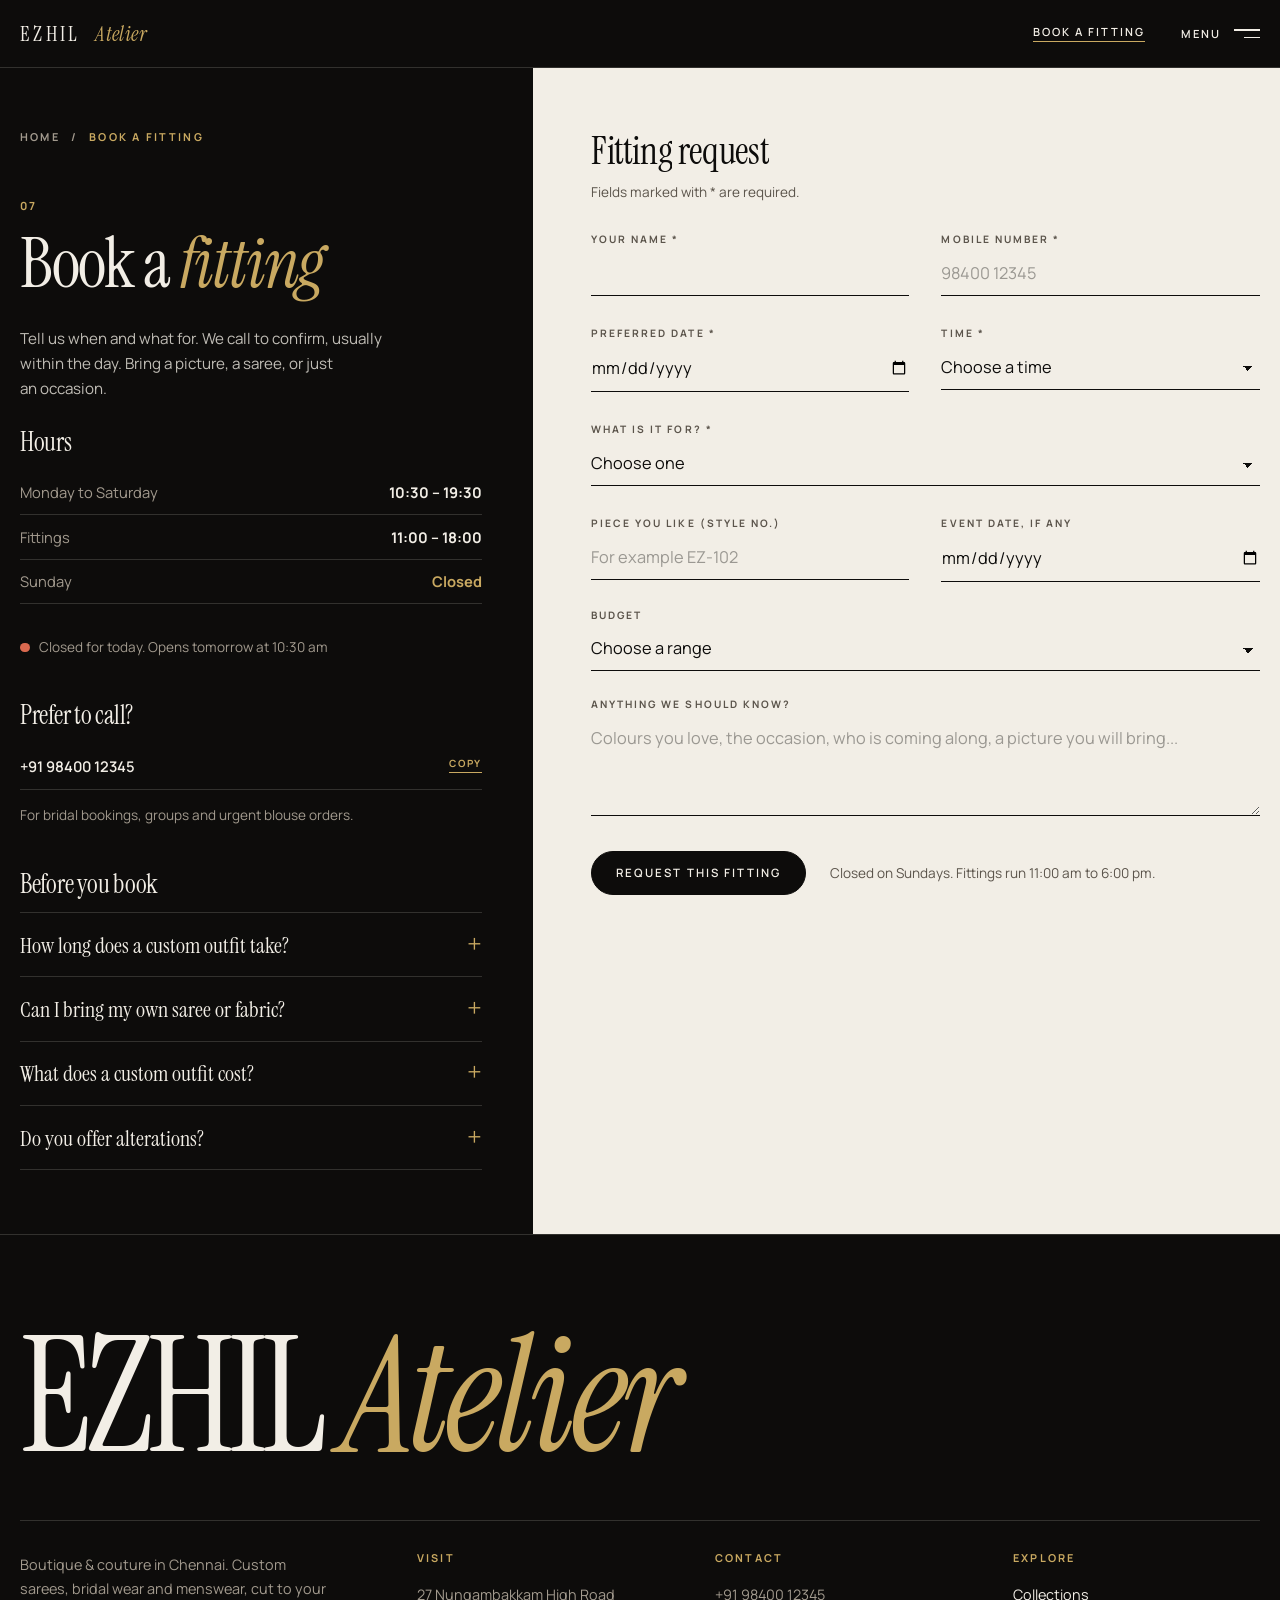
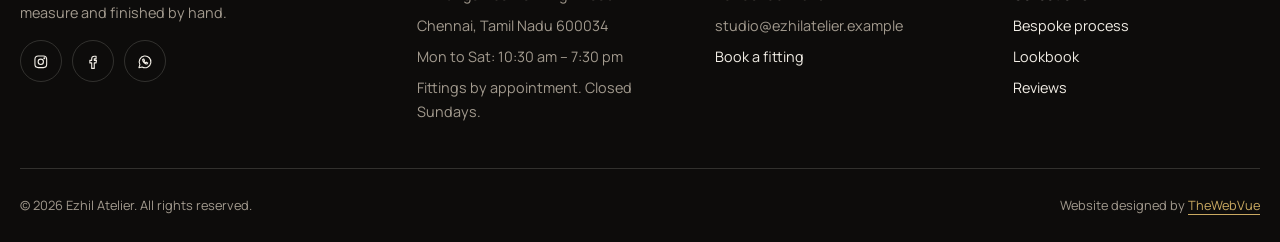
<file: appointment.html>
<!doctype html>
<html lang="en">
<head>
<meta charset="utf-8">
<meta name="viewport" content="width=device-width, initial-scale=1">
<meta name="claude:viewport-fit-sides" content="cover">
<title>Book a Fitting | Ezhil Atelier</title>
<meta name="description" content="Book a fitting or consultation at Ezhil Atelier in Chennai. Monday to Saturday, by appointment.">
<meta name="theme-color" content="#0D0C0B">
<link rel="preconnect" href="https://fonts.googleapis.com"><link rel="preconnect" href="https://fonts.gstatic.com" crossorigin><link rel="stylesheet" href="https://fonts.googleapis.com/css2?family=Instrument+Serif:ital@0;1&family=Manrope:wght@400;500;600;700&display=swap">
<link rel="stylesheet" href="style.css">
<script>document.documentElement.className+=" js"</script>
</head>
<body>
<a class="skip" href="#main">Skip to content</a>
<div class="progress" aria-hidden="true"></div>
<svg width="0" height="0" style="position:absolute" aria-hidden="true" focusable="false"><defs>
<symbol id="i-arrow" viewBox="0 0 24 24"><path d="M5 12h14M13 6l6 6-6 6"/></symbol>
<symbol id="i-pin" viewBox="0 0 24 24"><path d="M12 21s-7-6.1-7-11.5A7 7 0 0 1 19 9.5C19 14.9 12 21 12 21Z"/><circle cx="12" cy="9.5" r="2.5"/></symbol>
<symbol id="i-clock" viewBox="0 0 24 24"><circle cx="12" cy="12" r="9"/><path d="M12 7v5l3.5 2"/></symbol>
<symbol id="i-phone" viewBox="0 0 24 24"><path d="M5 4h4l2 5-2.5 1.5a11 11 0 0 0 5 5L15 13l5 2v4a2 2 0 0 1-2 2A16 16 0 0 1 3 6a2 2 0 0 1 2-2Z"/></symbol>
<symbol id="i-star" viewBox="0 0 24 24"><path d="m12 3 2.7 5.6 6.1.9-4.4 4.3 1 6.1L12 17l-5.4 2.9 1-6.1L3.2 9.5l6.1-.9Z"/></symbol>
<symbol id="i-close" viewBox="0 0 24 24"><path d="M6 6l12 12M18 6 6 18"/></symbol>
<symbol id="i-left" viewBox="0 0 24 24"><path d="m15 5-7 7 7 7"/></symbol>
<symbol id="i-right" viewBox="0 0 24 24"><path d="m9 5 7 7-7 7"/></symbol>
<symbol id="i-menu" viewBox="0 0 24 24"><path d="M4 7h16M4 12h16M4 17h16"/></symbol>
<symbol id="i-insta" viewBox="0 0 24 24"><rect x="4" y="4" width="16" height="16" rx="4.5"/><circle cx="12" cy="12" r="3.6"/><circle cx="16.8" cy="7.2" r=".6" fill="currentColor"/></symbol>
<symbol id="i-fb" viewBox="0 0 24 24"><path d="M14 8h2.5V4.5H14A3.5 3.5 0 0 0 10.5 8v2H8v3.5h2.5V21H14v-7.5h2.5L17 10h-3V8.4c0-.3.2-.4.5-.4Z"/></symbol>
<symbol id="i-wa" viewBox="0 0 24 24"><path d="M4 20l1.3-4.2A8 8 0 1 1 8.4 19Z"/><path d="M9 9c0 3 3 6 6 6l1-1.5-2-1-1 .7c-.8-.4-1.7-1.3-2.1-2.1l.7-1-1-2Z"/></symbol>
</defs></svg>
<header class="site-header" data-open="false" data-stuck="false" data-solid="true">
  <div class="wrap bar">
    <a class="brand" href="index.html" aria-label="Ezhil Atelier, home"><b>Ezhil <i>Atelier</i></b></a>
    <div class="hdr-right">
      <a class="hdr-book" href="appointment.html">Book a fitting</a>
      <button class="nav-toggle" type="button" aria-expanded="false" aria-controls="site-nav"><span>Menu</span><span class="bars" aria-hidden="true"><i></i><i></i></span></button>
    </div>
  </div>
  <nav class="nav-links" id="site-nav" aria-label="Main">
    <div class="nav-inner">
      <div class="nav-list"><a class="nl" style="--i:0" href="index.html">Home</a><a class="nl" style="--i:1" href="collections.html">Collections</a><a class="nl" style="--i:2" href="bespoke.html">Bespoke</a><a class="nl" style="--i:3" href="about.html">The studio</a><a class="nl" style="--i:4" href="lookbook.html">Lookbook</a><a class="nl" style="--i:5" href="reviews.html">Reviews</a><a class="nl" style="--i:6" href="appointment.html" aria-current="page">Book a fitting</a></div>
      <div class="nav-side">
        <div><h3>Visit</h3><p>27 Nungambakkam High Road<br>Chennai, Tamil Nadu 600034</p></div>
        <div><h3>Hours</h3><p>Mon to Sat, 10:30 am – 7:30 pm<br>Closed on Sundays</p></div>
        <div><h3>Contact</h3><p>+91 98400 12345<br><a href="appointment.html">studio@ezhilatelier.example</a></p></div>
      </div>
    </div>
  </nav>
</header>
<main id="main">

<section class="book" id="book">
  <div class="book-info sec-dark">
    <div><nav class="crumbs" aria-label="Breadcrumb"><a href="index.html">Home</a><span aria-hidden="true">/</span><span aria-current="page">Book a fitting</span></nav>
    <span class="kicker"><b>07</b></span>
    <h1>Book a <em>fitting</em></h1></div>
    <p class="lede">Tell us when and what for. We call to confirm, usually within the day. Bring a picture, a saree, or just an occasion.</p>
    <div class="side-block"><h3>Hours</h3>
      <ul class="hours"><li><span>Monday to Saturday</span><b>10:30 – 19:30</b></li><li><span>Fittings</span><b>11:00 – 18:00</b></li><li class="closed"><span>Sunday</span><b>Closed</b></li></ul>
      <p class="open-chip" data-open-now data-state="unknown"><span class="dot" aria-hidden="true"></span><span class="txt"></span></p></div>
    <div class="side-block"><h3>Prefer to call?</h3>
      <div class="copy-row"><b class="sel">+91 98400 12345</b><button type="button" class="copy-btn" data-copy="+91 98400 12345">Copy</button></div>
      <p class="fine">For bridal bookings, groups and urgent blouse orders.</p></div>
    <div class="side-block"><h3>Before you book</h3><div class="faq" data-stagger><details><summary>How long does a custom outfit take?</summary><p>Blouses take 2 to 3 weeks. Kurta sets 2 to 3 weeks. Sarees with stitched blouses 3 to 5 weeks. Bridal lehengas and sherwanis 6 to 8 weeks. We confirm a date before you pay.</p></details><details><summary>Can I bring my own saree or fabric?</summary><p>Yes. We stitch blouses, lehengas and kurtas from your fabric, and we will tell you if it needs lining or a different cut.</p></details><details><summary>What does a custom outfit cost?</summary><p>Prices on the collection pages are starting prices. Final quotes depend on fabric, embroidery and lining. You get a written quote after the design step.</p></details><details><summary>Do you offer alterations?</summary><p>Free for 30 days on anything we made. After that we charge a small fee. We also alter outfits made elsewhere.</p></details></div></div>
  </div>
  <div class="book-form sec-light">
    <div class="form-card" id="res-card">
      <form id="res-form" novalidate>
        <h2 data-words>Fitting request</h2>
        <p class="fine" style="margin-top:.6rem">Fields marked with * are required.</p>
        <div class="form-grid">
          <div class="field"><label for="r-name">Your name *</label><input id="r-name" name="name" autocomplete="name" required><div class="err" role="alert"></div></div>
          <div class="field"><label for="r-phone">Mobile number *</label><input id="r-phone" name="phone" type="tel" inputmode="tel" autocomplete="tel" placeholder="98400 12345" required><div class="err" role="alert"></div></div>
          <div class="field"><label for="r-date">Preferred date *</label><input id="r-date" name="date" type="date" required><div class="err" role="alert"></div></div>
          <div class="field"><label for="r-time">Time *</label><select id="r-time" name="time" required><option value="">Choose a time</option></select><div class="err" role="alert"></div></div>
          <div class="field full"><label for="r-service">What is it for? *</label><select id="r-service" name="service"><option value="">Choose one</option><option>Bridal consultation</option><option>Saree and blouse stitching</option><option>Custom outfit (kurta, lehenga, gown)</option><option>Menswear and sherwani</option><option>Kids' wear</option><option>Alterations</option><option>I am bringing my own fabric</option></select><div class="err" role="alert"></div></div>
          <div class="field"><label for="r-style">Piece you like (style no.)</label><input id="r-style" name="style" placeholder="For example EZ-102"></div>
          <div class="field"><label for="r-event">Event date, if any</label><input id="r-event" name="event" type="date"></div>
          <div class="field full"><label for="r-budget">Budget</label><select id="r-budget" name="budget"><option value="">Choose a range</option><option>Under ₹10,000</option><option>₹10,000 to ₹30,000</option><option>₹30,000 to ₹75,000</option><option>Above ₹75,000</option><option>Not sure yet</option></select></div>
          <div class="field full"><label for="r-notes">Anything we should know?</label><textarea id="r-notes" name="notes" placeholder="Colours you love, the occasion, who is coming along, a picture you will bring..."></textarea></div>
        </div>
        <div class="form-actions">
          <button class="btn btn-fill" type="submit">Request this fitting</button>
          <span class="fine">Closed on Sundays. Fittings run 11:00 am to 6:00 pm.</span>
        </div>
        <p id="res-fail" role="alert" hidden style="color:#B3261E;font-weight:600;margin-top:1rem">We could not send your request. Please try again or call +91 98400 12345.</p>
      </form>
      <div class="success" id="res-success" hidden>
        <span class="kicker"><b>Received</b></span>
        <h2 data-words>Thank you, <em id="s-name"></em>.</h2>
        <p>We will call you to confirm the slot. Please keep this reference handy.</p>
        <div class="ticket">
          <div><span>Reference</span><b id="s-ref"></b></div>
          <div><span>Date</span><b id="s-date"></b></div>
          <div><span>Time</span><b id="s-time"></b></div>
          <div><span>For</span><b id="s-service"></b></div>
          <div id="s-style-row"><span>Piece</span><b id="s-style"></b></div>
        </div>
        <p class="note" id="s-demo" hidden>Preview mode: this form is not connected to an inbox yet, so nothing was sent. Add your form service address in main.js (CONFIG.endpoint) to start receiving requests.</p>
        <div style="margin-top:1.4rem"><button class="btn btn-ghost" type="button" id="res-again">Make another request</button></div>
      </div>
    </div>
  </div>
</section>
</main>
<footer class="site-footer">
  <div class="wrap">
    <a class="foot-mark" data-reveal href="index.html" aria-label="Ezhil Atelier, home">Ezhil <i>Atelier</i></a>
    <div class="foot-grid">
      <div>
        <p class="about">Boutique & couture in Chennai. Custom sarees, bridal wear and menswear, cut to your measure and finished by hand.</p>
        <div class="social">
          <a href="https://www.instagram.com/" target="_blank" rel="noopener noreferrer" aria-label="Instagram"><svg class="icon " aria-hidden="true"><use href="#i-insta"/></svg></a>
          <a href="https://www.facebook.com/" target="_blank" rel="noopener noreferrer" aria-label="Facebook"><svg class="icon " aria-hidden="true"><use href="#i-fb"/></svg></a>
          <a href="https://www.whatsapp.com/" target="_blank" rel="noopener noreferrer" aria-label="WhatsApp"><svg class="icon " aria-hidden="true"><use href="#i-wa"/></svg></a>
        </div>
      </div>
      <div><h3>Visit</h3><ul><li>27 Nungambakkam High Road</li><li>Chennai, Tamil Nadu 600034</li><li>Mon to Sat: 10:30 am – 7:30 pm</li><li>Fittings by appointment. Closed Sundays.</li></ul></div>
      <div><h3>Contact</h3><ul><li>+91 98400 12345</li><li>studio@ezhilatelier.example</li><li><a href="appointment.html">Book a fitting</a></li></ul></div>
      <div><h3>Explore</h3><ul><li><a href="collections.html">Collections</a></li><li><a href="bespoke.html">Bespoke process</a></li><li><a href="lookbook.html">Lookbook</a></li><li><a href="reviews.html">Reviews</a></li></ul></div>
    </div>
    <div class="foot-bottom">
      <span>&copy; <span data-year>2026</span> Ezhil Atelier. All rights reserved.</span>
      <!-- Designer credit: change the link to the TheWebVue website address if you prefer -->
      <p class="credit">Website designed by <a href="https://www.instagram.com/thewebvue" target="_blank" rel="noopener noreferrer">TheWebVue</a></p>
    </div>
  </div>
</footer>
<script src="main.js"></script>
</body>
</html>
</file>
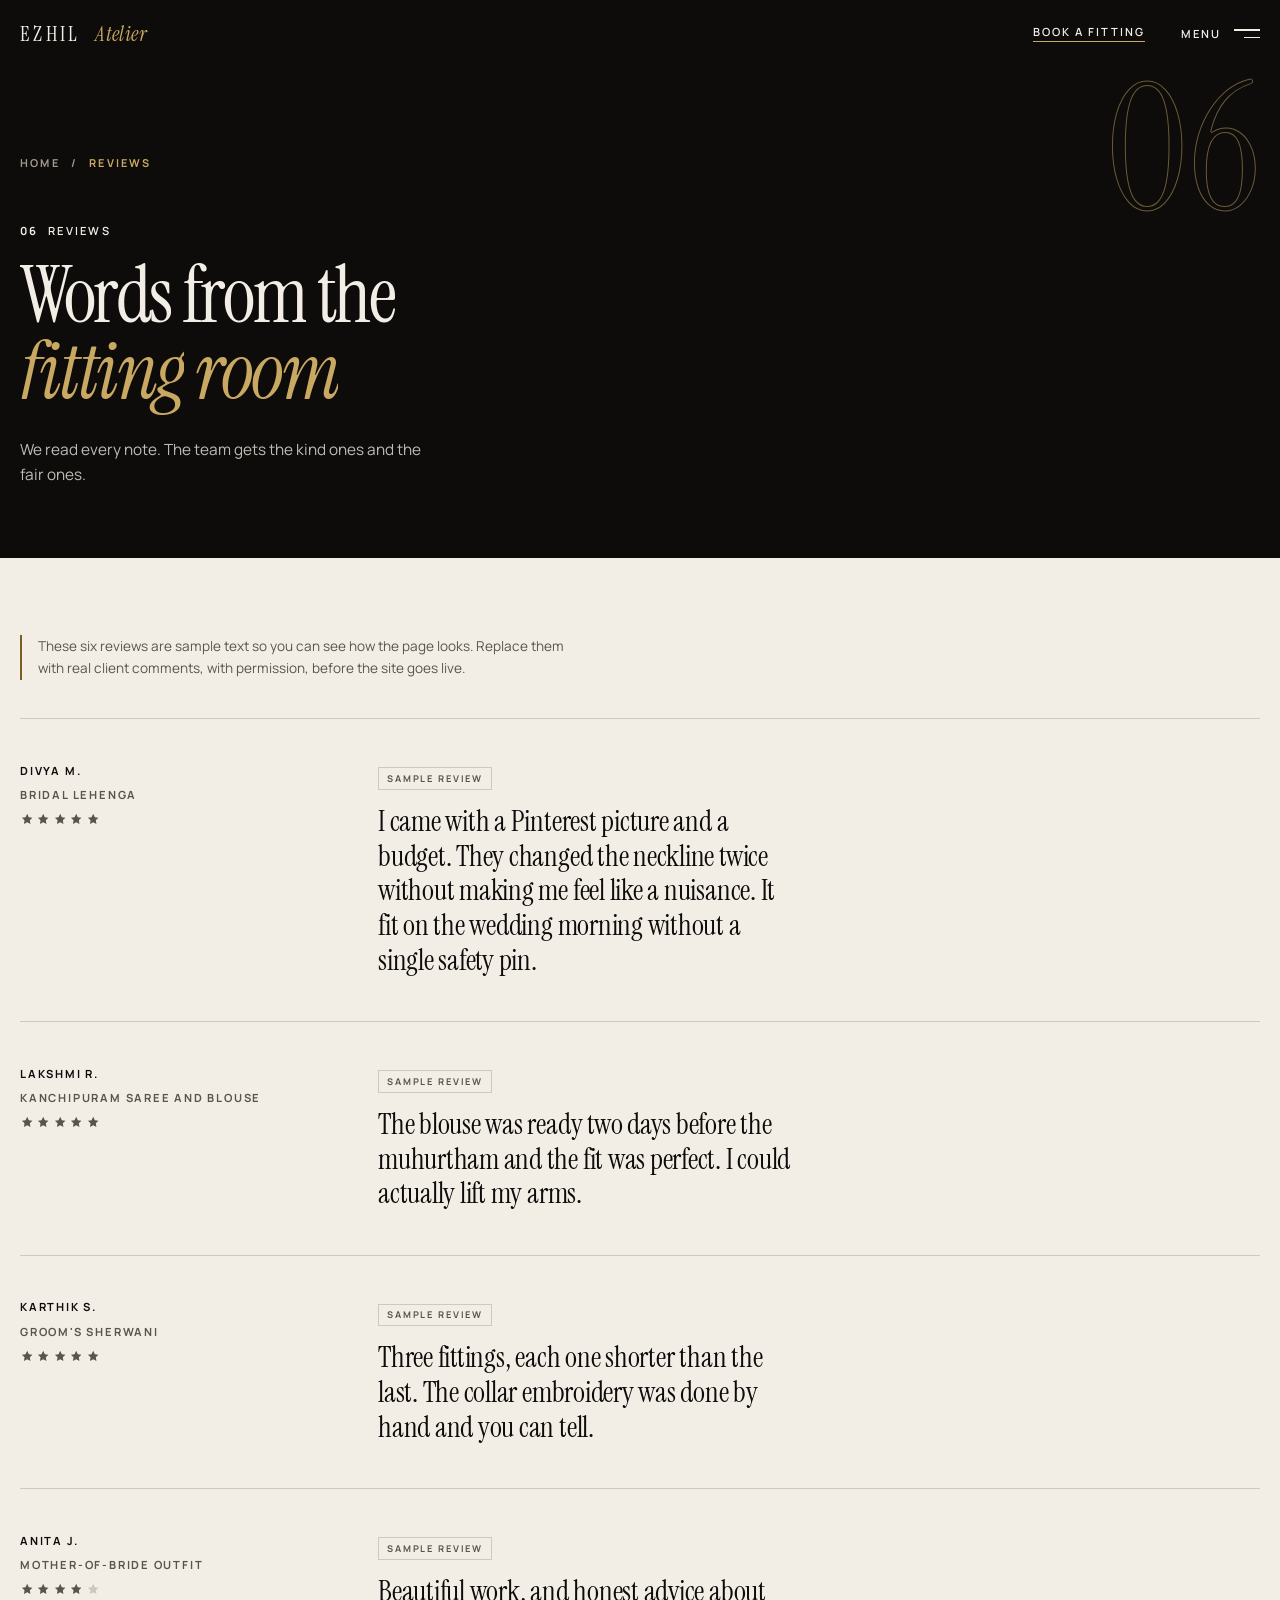
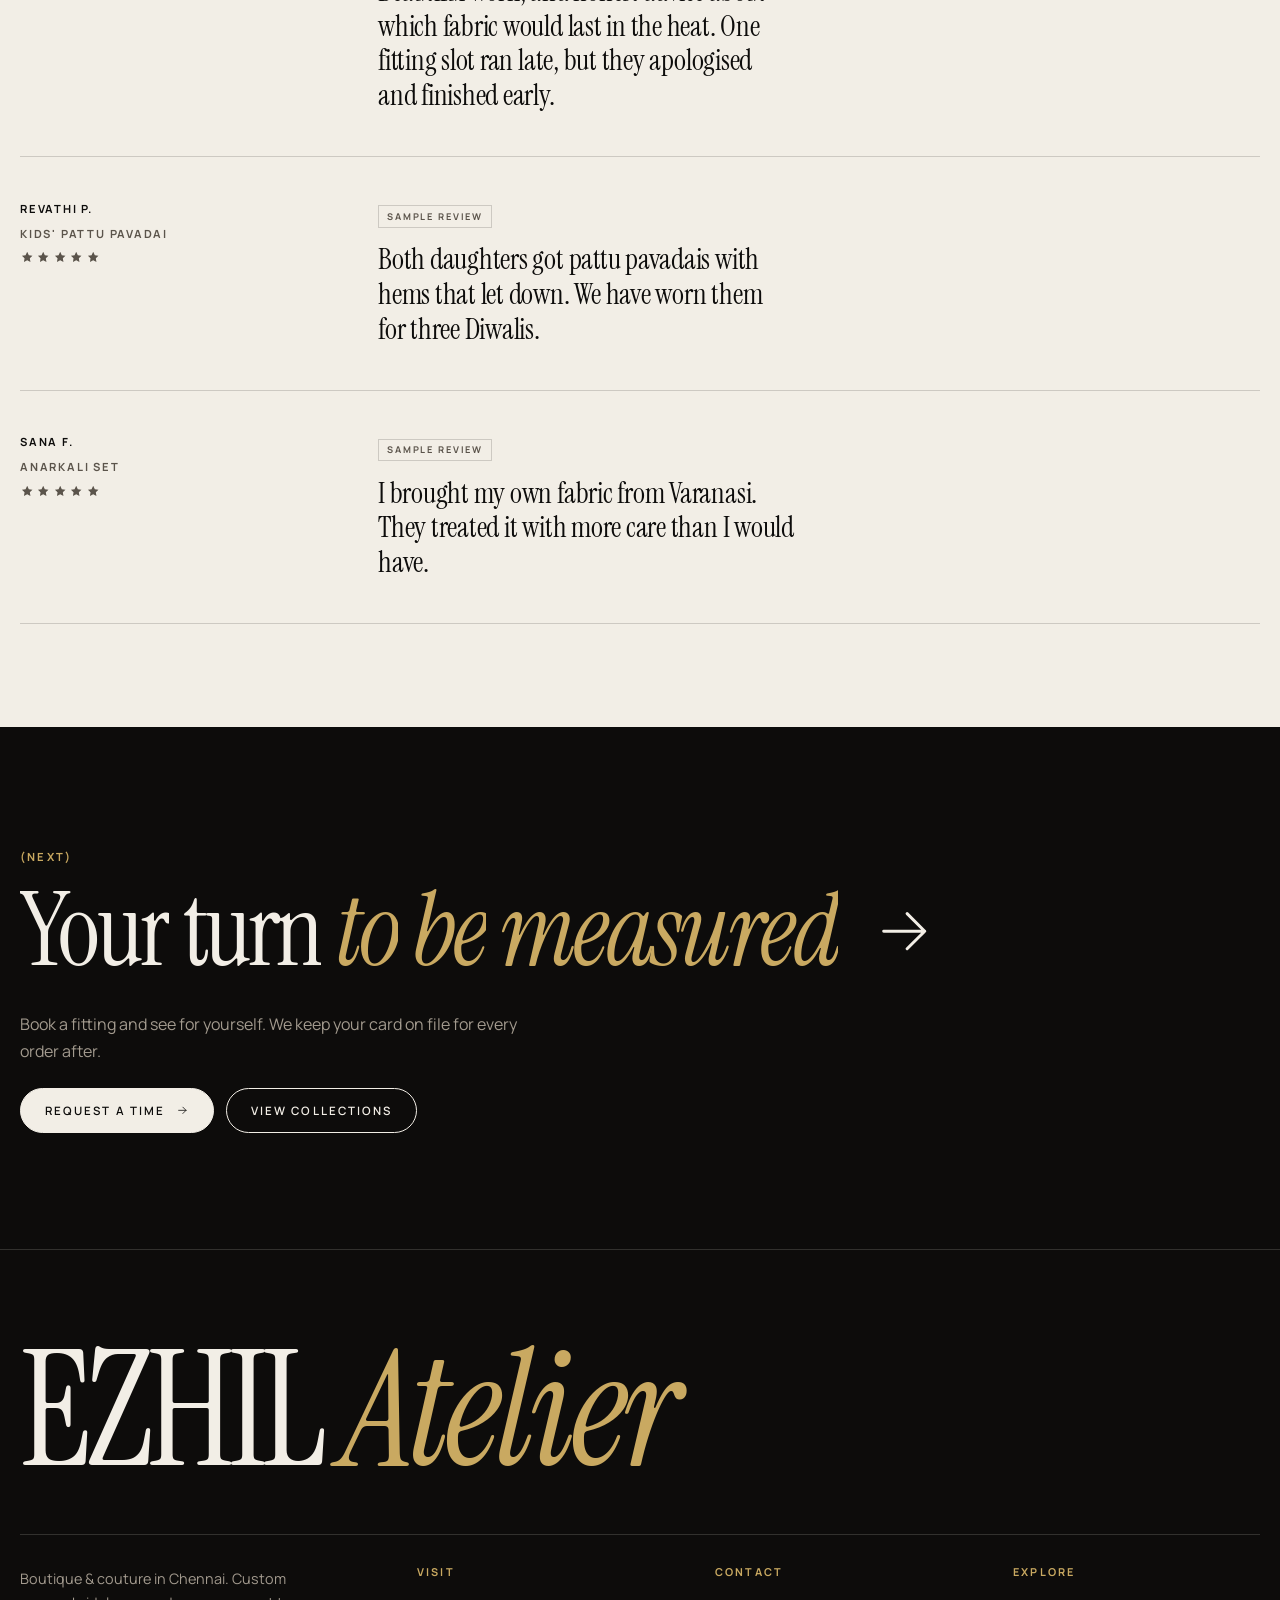
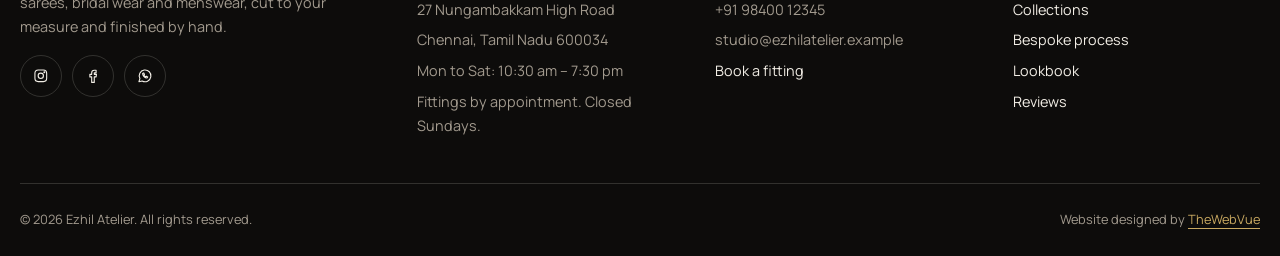
<file: reviews.html>
<!doctype html>
<html lang="en">
<head>
<meta charset="utf-8">
<meta name="viewport" content="width=device-width, initial-scale=1">
<meta name="claude:viewport-fit-sides" content="cover">
<title>Reviews | Ezhil Atelier</title>
<meta name="description" content="What clients say about Ezhil Atelier. Sample reviews are shown until real client reviews are added.">
<meta name="theme-color" content="#0D0C0B">
<link rel="preconnect" href="https://fonts.googleapis.com"><link rel="preconnect" href="https://fonts.gstatic.com" crossorigin><link rel="stylesheet" href="https://fonts.googleapis.com/css2?family=Instrument+Serif:ital@0;1&family=Manrope:wght@400;500;600;700&display=swap">
<link rel="stylesheet" href="style.css">
<script>document.documentElement.className+=" js"</script>
</head>
<body>
<a class="skip" href="#main">Skip to content</a>
<div class="progress" aria-hidden="true"></div>
<svg width="0" height="0" style="position:absolute" aria-hidden="true" focusable="false"><defs>
<symbol id="i-arrow" viewBox="0 0 24 24"><path d="M5 12h14M13 6l6 6-6 6"/></symbol>
<symbol id="i-pin" viewBox="0 0 24 24"><path d="M12 21s-7-6.1-7-11.5A7 7 0 0 1 19 9.5C19 14.9 12 21 12 21Z"/><circle cx="12" cy="9.5" r="2.5"/></symbol>
<symbol id="i-clock" viewBox="0 0 24 24"><circle cx="12" cy="12" r="9"/><path d="M12 7v5l3.5 2"/></symbol>
<symbol id="i-phone" viewBox="0 0 24 24"><path d="M5 4h4l2 5-2.5 1.5a11 11 0 0 0 5 5L15 13l5 2v4a2 2 0 0 1-2 2A16 16 0 0 1 3 6a2 2 0 0 1 2-2Z"/></symbol>
<symbol id="i-star" viewBox="0 0 24 24"><path d="m12 3 2.7 5.6 6.1.9-4.4 4.3 1 6.1L12 17l-5.4 2.9 1-6.1L3.2 9.5l6.1-.9Z"/></symbol>
<symbol id="i-close" viewBox="0 0 24 24"><path d="M6 6l12 12M18 6 6 18"/></symbol>
<symbol id="i-left" viewBox="0 0 24 24"><path d="m15 5-7 7 7 7"/></symbol>
<symbol id="i-right" viewBox="0 0 24 24"><path d="m9 5 7 7-7 7"/></symbol>
<symbol id="i-menu" viewBox="0 0 24 24"><path d="M4 7h16M4 12h16M4 17h16"/></symbol>
<symbol id="i-insta" viewBox="0 0 24 24"><rect x="4" y="4" width="16" height="16" rx="4.5"/><circle cx="12" cy="12" r="3.6"/><circle cx="16.8" cy="7.2" r=".6" fill="currentColor"/></symbol>
<symbol id="i-fb" viewBox="0 0 24 24"><path d="M14 8h2.5V4.5H14A3.5 3.5 0 0 0 10.5 8v2H8v3.5h2.5V21H14v-7.5h2.5L17 10h-3V8.4c0-.3.2-.4.5-.4Z"/></symbol>
<symbol id="i-wa" viewBox="0 0 24 24"><path d="M4 20l1.3-4.2A8 8 0 1 1 8.4 19Z"/><path d="M9 9c0 3 3 6 6 6l1-1.5-2-1-1 .7c-.8-.4-1.7-1.3-2.1-2.1l.7-1-1-2Z"/></symbol>
</defs></svg>
<header class="site-header" data-open="false" data-stuck="false">
  <div class="wrap bar">
    <a class="brand" href="index.html" aria-label="Ezhil Atelier, home"><b>Ezhil <i>Atelier</i></b></a>
    <div class="hdr-right">
      <a class="hdr-book" href="appointment.html">Book a fitting</a>
      <button class="nav-toggle" type="button" aria-expanded="false" aria-controls="site-nav"><span>Menu</span><span class="bars" aria-hidden="true"><i></i><i></i></span></button>
    </div>
  </div>
  <nav class="nav-links" id="site-nav" aria-label="Main">
    <div class="nav-inner">
      <div class="nav-list"><a class="nl" style="--i:0" href="index.html">Home</a><a class="nl" style="--i:1" href="collections.html">Collections</a><a class="nl" style="--i:2" href="bespoke.html">Bespoke</a><a class="nl" style="--i:3" href="about.html">The studio</a><a class="nl" style="--i:4" href="lookbook.html">Lookbook</a><a class="nl" style="--i:5" href="reviews.html" aria-current="page">Reviews</a><a class="nl" style="--i:6" href="appointment.html">Book a fitting</a></div>
      <div class="nav-side">
        <div><h3>Visit</h3><p>27 Nungambakkam High Road<br>Chennai, Tamil Nadu 600034</p></div>
        <div><h3>Hours</h3><p>Mon to Sat, 10:30 am – 7:30 pm<br>Closed on Sundays</p></div>
        <div><h3>Contact</h3><p>+91 98400 12345<br><a href="appointment.html">studio@ezhilatelier.example</a></p></div>
      </div>
    </div>
  </nav>
</header>
<main id="main">
<section class="phero">
  <span class="big-n" aria-hidden="true">06</span>
  <div class="wrap">
    <nav class="crumbs" aria-label="Breadcrumb"><a href="index.html">Home</a><span aria-hidden="true">/</span><span aria-current="page">Reviews</span></nav>
    <span class="kicker" data-reveal><b>06</b> Reviews</span>
    <h1 data-words>Words from the <em>fitting room</em></h1>
    <p class="lede" data-reveal style="--d:.2s">We read every note. The team gets the kind ones and the fair ones.</p>
  </div>
</section>

<section class="pad sec-light" style="padding-top:clamp(40px,6vw,80px)">
  <div class="wrap">
    <p class="note" style="margin-bottom:2.4rem">These six reviews are sample text so you can see how the page looks. Replace them with real client comments, with permission, before the site goes live.</p>
    <ul class="rv-list" data-stagger><li class="rv"><div class="who"><b>Divya M.</b><span>Bridal lehenga</span><span class="stars" role="img" aria-label="5 out of 5 stars"><svg class="icon " aria-hidden="true"><use href="#i-star"/></svg><svg class="icon " aria-hidden="true"><use href="#i-star"/></svg><svg class="icon " aria-hidden="true"><use href="#i-star"/></svg><svg class="icon " aria-hidden="true"><use href="#i-star"/></svg><svg class="icon " aria-hidden="true"><use href="#i-star"/></svg></span></div><div><span class="sample">Sample review</span><blockquote>I came with a Pinterest picture and a budget. They changed the neckline twice without making me feel like a nuisance. It fit on the wedding morning without a single safety pin.</blockquote></div></li><li class="rv"><div class="who"><b>Lakshmi R.</b><span>Kanchipuram saree and blouse</span><span class="stars" role="img" aria-label="5 out of 5 stars"><svg class="icon " aria-hidden="true"><use href="#i-star"/></svg><svg class="icon " aria-hidden="true"><use href="#i-star"/></svg><svg class="icon " aria-hidden="true"><use href="#i-star"/></svg><svg class="icon " aria-hidden="true"><use href="#i-star"/></svg><svg class="icon " aria-hidden="true"><use href="#i-star"/></svg></span></div><div><span class="sample">Sample review</span><blockquote>The blouse was ready two days before the muhurtham and the fit was perfect. I could actually lift my arms.</blockquote></div></li><li class="rv"><div class="who"><b>Karthik S.</b><span>Groom's sherwani</span><span class="stars" role="img" aria-label="5 out of 5 stars"><svg class="icon " aria-hidden="true"><use href="#i-star"/></svg><svg class="icon " aria-hidden="true"><use href="#i-star"/></svg><svg class="icon " aria-hidden="true"><use href="#i-star"/></svg><svg class="icon " aria-hidden="true"><use href="#i-star"/></svg><svg class="icon " aria-hidden="true"><use href="#i-star"/></svg></span></div><div><span class="sample">Sample review</span><blockquote>Three fittings, each one shorter than the last. The collar embroidery was done by hand and you can tell.</blockquote></div></li><li class="rv"><div class="who"><b>Anita J.</b><span>Mother-of-bride outfit</span><span class="stars" role="img" aria-label="4 out of 5 stars"><svg class="icon " aria-hidden="true"><use href="#i-star"/></svg><svg class="icon " aria-hidden="true"><use href="#i-star"/></svg><svg class="icon " aria-hidden="true"><use href="#i-star"/></svg><svg class="icon " aria-hidden="true"><use href="#i-star"/></svg><svg class="icon off" aria-hidden="true"><use href="#i-star"/></svg></span></div><div><span class="sample">Sample review</span><blockquote>Beautiful work, and honest advice about which fabric would last in the heat. One fitting slot ran late, but they apologised and finished early.</blockquote></div></li><li class="rv"><div class="who"><b>Revathi P.</b><span>Kids' pattu pavadai</span><span class="stars" role="img" aria-label="5 out of 5 stars"><svg class="icon " aria-hidden="true"><use href="#i-star"/></svg><svg class="icon " aria-hidden="true"><use href="#i-star"/></svg><svg class="icon " aria-hidden="true"><use href="#i-star"/></svg><svg class="icon " aria-hidden="true"><use href="#i-star"/></svg><svg class="icon " aria-hidden="true"><use href="#i-star"/></svg></span></div><div><span class="sample">Sample review</span><blockquote>Both daughters got pattu pavadais with hems that let down. We have worn them for three Diwalis.</blockquote></div></li><li class="rv"><div class="who"><b>Sana F.</b><span>Anarkali set</span><span class="stars" role="img" aria-label="5 out of 5 stars"><svg class="icon " aria-hidden="true"><use href="#i-star"/></svg><svg class="icon " aria-hidden="true"><use href="#i-star"/></svg><svg class="icon " aria-hidden="true"><use href="#i-star"/></svg><svg class="icon " aria-hidden="true"><use href="#i-star"/></svg><svg class="icon " aria-hidden="true"><use href="#i-star"/></svg></span></div><div><span class="sample">Sample review</span><blockquote>I brought my own fabric from Varanasi. They treated it with more care than I would have.</blockquote></div></li></ul>
  </div>
</section>
<section class="cta sec-dark">
  <div class="wrap">
    <span class="kicker" data-reveal><b>(Next)</b></span>
    <a class="cta-link" href="appointment.html"><span data-words>Your turn <em>to be measured</em></span><svg class="icon " aria-hidden="true"><use href="#i-arrow"/></svg></a>
    <p data-reveal>Book a fitting and see for yourself. We keep your card on file for every order after.</p>
    <div class="row" data-reveal><a class="btn btn-fill" href="appointment.html">Request a time <svg class="icon " aria-hidden="true"><use href="#i-arrow"/></svg></a><a class="btn btn-ghost" href="collections.html">View collections</a></div>
  </div>
</section>
</main>
<footer class="site-footer">
  <div class="wrap">
    <a class="foot-mark" data-reveal href="index.html" aria-label="Ezhil Atelier, home">Ezhil <i>Atelier</i></a>
    <div class="foot-grid">
      <div>
        <p class="about">Boutique & couture in Chennai. Custom sarees, bridal wear and menswear, cut to your measure and finished by hand.</p>
        <div class="social">
          <a href="https://www.instagram.com/" target="_blank" rel="noopener noreferrer" aria-label="Instagram"><svg class="icon " aria-hidden="true"><use href="#i-insta"/></svg></a>
          <a href="https://www.facebook.com/" target="_blank" rel="noopener noreferrer" aria-label="Facebook"><svg class="icon " aria-hidden="true"><use href="#i-fb"/></svg></a>
          <a href="https://www.whatsapp.com/" target="_blank" rel="noopener noreferrer" aria-label="WhatsApp"><svg class="icon " aria-hidden="true"><use href="#i-wa"/></svg></a>
        </div>
      </div>
      <div><h3>Visit</h3><ul><li>27 Nungambakkam High Road</li><li>Chennai, Tamil Nadu 600034</li><li>Mon to Sat: 10:30 am – 7:30 pm</li><li>Fittings by appointment. Closed Sundays.</li></ul></div>
      <div><h3>Contact</h3><ul><li>+91 98400 12345</li><li>studio@ezhilatelier.example</li><li><a href="appointment.html">Book a fitting</a></li></ul></div>
      <div><h3>Explore</h3><ul><li><a href="collections.html">Collections</a></li><li><a href="bespoke.html">Bespoke process</a></li><li><a href="lookbook.html">Lookbook</a></li><li><a href="reviews.html">Reviews</a></li></ul></div>
    </div>
    <div class="foot-bottom">
      <span>&copy; <span data-year>2026</span> Ezhil Atelier. All rights reserved.</span>
      <!-- Designer credit: change the link to the TheWebVue website address if you prefer -->
      <p class="credit">Website designed by <a href="https://www.instagram.com/thewebvue" target="_blank" rel="noopener noreferrer">TheWebVue</a></p>
    </div>
  </div>
</footer>
<script src="main.js"></script>
</body>
</html>
</file>
<file: style.css>
/* Ezhil Atelier — modern editorial couture theme (v3: calmer type scale, motion system).
   Black and ivory sections, one champagne-gold accent, Instrument Serif + Manrope.
   Motion: intro curtain, word-by-word headline reveals, scroll reveals, image wipes, parallax,
   marquees, counters, a spinning badge, magnetic buttons, sweep hovers, drag-scroll rail. */
:root {
  --ink: #0D0C0B;
  --ink-2: #161412;
  --bone: #F2EEE6;
  --muted: #A29A8E;
  --muted-ink: #5B544B;
  --gold: #C9A961;
  --gold-deep: #7A5F22;
  --line-d: rgba(242, 238, 230, .16);
  --line-l: rgba(13, 12, 11, .16);
  --font-display: "Instrument Serif", Georgia, "Times New Roman", serif;
  --font-body: "Manrope", "Segoe UI", system-ui, -apple-system, sans-serif;
  --maxw: 1320px;
  --gx: max(20px, env(safe-area-inset-left, 0px), calc((100vw - var(--maxw)) / 2));
  --gxr: max(20px, env(safe-area-inset-right, 0px), calc((100vw - var(--maxw)) / 2));
  --bar: 68px;
  --ease: cubic-bezier(.2, .7, .2, 1);
  --ease-io: cubic-bezier(.77, 0, .18, 1);
  color-scheme: dark;
}
.sec-dark { --fg: var(--bone); --mut: var(--muted); --ln: var(--line-d); --ac: var(--gold); background: var(--ink); color: var(--fg); }
.sec-dark2 { --fg: var(--bone); --mut: var(--muted); --ln: var(--line-d); --ac: var(--gold); background: var(--ink-2); color: var(--fg); }
.sec-light { --fg: var(--ink); --mut: var(--muted-ink); --ln: var(--line-l); --ac: var(--gold-deep); background: var(--bone); color: var(--fg); color-scheme: light; }
.sec-gold { --fg: var(--ink); --mut: #3E3417; --ln: rgba(13, 12, 11, .28); --ac: var(--ink); background: var(--gold); color: var(--fg); color-scheme: light; }

*, *::before, *::after { box-sizing: border-box; }
html { scroll-behavior: smooth; -webkit-text-size-adjust: 100%; scroll-padding-top: 90px; }
body { margin: 0; background: var(--ink); color: var(--bone); font: 400 1rem/1.65 var(--font-body); -webkit-font-smoothing: antialiased; overflow-x: hidden; }
img { max-width: 100%; display: block; }
a { color: inherit; }
h1, h2, h3, h4 { font-family: var(--font-display); font-weight: 400; margin: 0; line-height: 1.02; letter-spacing: -.01em; text-wrap: balance; }
h1 em, h2 em, h3 em, .pull em { font-style: italic; color: var(--ac, var(--gold)); }
p { margin: 0 0 1rem; text-wrap: pretty; }
ul, ol { margin: 0; padding: 0; list-style: none; }
button { font: inherit; color: inherit; cursor: pointer; }
:focus-visible { outline: 2px solid var(--gold); outline-offset: 3px; }
.sec-light :focus-visible { outline-color: var(--gold-deep); }
.skip { position: absolute; left: -999px; top: 0; background: var(--gold); color: var(--ink); padding: .8rem 1rem; z-index: 300; }
.skip:focus { left: 8px; top: 8px; }
.wrap { width: 100%; padding-left: var(--gx); padding-right: var(--gxr); }
.icon { width: 1.1em; height: 1.1em; fill: none; stroke: currentColor; stroke-width: 1.5; stroke-linecap: round; stroke-linejoin: round; flex: none; }
.kicker { display: inline-flex; flex-wrap: wrap; align-items: baseline; gap: .6rem; font: 600 .7rem/1.4 var(--font-body); letter-spacing: .2em; text-transform: uppercase; color: var(--mut); margin-bottom: 1.1rem; }
.kicker b { color: var(--ac); font-weight: 700; }
.fine { font-size: .85rem; color: var(--mut); }
.note { font-size: .85rem; color: var(--mut); max-width: 70ch; border-left: 2px solid var(--ac); padding-left: 1rem; }
section.pad { padding-block: clamp(56px, 8vw, 112px); }

/* ---------- Progress bar ---------- */
.progress { position: fixed; top: 0; left: 0; right: 0; height: 2px; background: var(--gold); transform: scaleX(0); transform-origin: left; z-index: 90; pointer-events: none; }

/* ---------- Intro curtain (home, first visit only) ---------- */
.curtain { position: fixed; inset: 0; z-index: 200; background: var(--ink); display: grid; place-items: center; animation: curtain 2s var(--ease-io) forwards; pointer-events: none; }
.curtain span { font: 400 clamp(1.6rem, 4vw, 2.8rem)/1 var(--font-display); letter-spacing: .16em; text-transform: uppercase; color: var(--bone); overflow: hidden; display: block; }
.curtain span b { display: block; font-weight: 400; animation: curtext 1.2s var(--ease) both; }
.curtain i { color: var(--gold); text-transform: none; letter-spacing: .02em; }
@keyframes curtext { from { transform: translateY(105%); } to { transform: none; } }
@keyframes curtain { 0%, 62% { transform: none; visibility: visible; } 100% { transform: translateY(-101%); visibility: hidden; } }

/* ---------- Buttons and links ---------- */
.btn { position: relative; overflow: hidden; isolation: isolate; display: inline-flex; align-items: center; justify-content: center; gap: .7rem; padding: .95rem 1.5rem; border: 1px solid currentColor; border-radius: 999px; background: none; font: 600 .72rem/1 var(--font-body); letter-spacing: .18em; text-transform: uppercase; text-decoration: none; transition: color .35s, border-color .35s, transform .25s var(--ease); will-change: transform; }
.btn::before { content: ""; position: absolute; inset: 0; z-index: -1; background: var(--gold); transform: translateY(101%); border-radius: 50% 50% 0 0 / 120% 120% 0 0; transition: transform .5s var(--ease), border-radius .5s var(--ease); }
.btn:hover::before { transform: none; border-radius: 0; }
.btn .icon { transition: transform .3s var(--ease); }
.btn:hover .icon { transform: translateX(4px); }
.btn-fill { background: var(--bone); color: var(--ink); border-color: var(--bone); }
.btn-fill:hover { border-color: var(--gold); color: var(--ink); }
.sec-light .btn-fill { background: var(--ink); color: var(--bone); border-color: var(--ink); }
.sec-light .btn-fill::before { background: var(--gold-deep); }
.sec-light .btn-fill:hover { color: var(--bone); border-color: var(--gold-deep); }
.btn-ghost:hover { color: var(--ink); border-color: var(--gold); }
.sec-light .btn-ghost::before { background: var(--ink); }
.sec-light .btn-ghost:hover { color: var(--bone); border-color: var(--ink); }
.btn:disabled { opacity: .5; cursor: wait; }
.link-arrow { position: relative; display: inline-flex; align-items: center; gap: .6rem; padding-bottom: .3rem; font: 600 .72rem/1 var(--font-body); letter-spacing: .18em; text-transform: uppercase; text-decoration: none; color: var(--fg); }
.link-arrow::after { content: ""; position: absolute; left: 0; right: 0; bottom: 0; height: 1px; background: currentColor; transform-origin: right; transition: transform .45s var(--ease); }
.link-arrow:hover::after { transform: scaleX(0); }
.link-arrow:hover { color: var(--ac); }
.link-arrow .icon { transition: transform .3s var(--ease); }
.link-arrow:hover .icon { transform: translateX(4px); }

/* ---------- Header and full-screen menu ---------- */
.site-header { position: fixed; inset: 0 0 auto 0; z-index: 80; padding-top: env(safe-area-inset-top, 0px); color: var(--bone); transition: transform .5s var(--ease); }
.site-header[data-hidden="true"] { transform: translateY(-110%); }
.site-header::before { content: ""; position: absolute; inset: 0; background: rgba(13, 12, 11, .84); -webkit-backdrop-filter: blur(12px); backdrop-filter: blur(12px); border-bottom: 1px solid var(--line-d); opacity: 0; transition: opacity .3s; }
.site-header[data-stuck="true"]::before { opacity: 1; }
.site-header[data-solid="true"]::before { opacity: 1; background: var(--ink); }
.site-header[data-open="true"]::before { opacity: 0; }
.bar { position: relative; z-index: 3; display: flex; align-items: center; justify-content: space-between; gap: 1rem; height: var(--bar); }
.brand { display: inline-flex; align-items: baseline; text-decoration: none; color: inherit; }
.brand b { font: 400 1.3rem/1 var(--font-display); letter-spacing: .16em; text-transform: uppercase; }
.brand b i { font-style: italic; text-transform: none; letter-spacing: .02em; color: var(--gold); margin-left: .35em; }
.hdr-right { display: flex; align-items: center; gap: clamp(16px, 3vw, 36px); }
.hdr-book { position: relative; font: 600 .7rem/1 var(--font-body); letter-spacing: .18em; text-transform: uppercase; text-decoration: none; padding-bottom: .35rem; color: var(--bone); }
.hdr-book::after { content: ""; position: absolute; left: 0; right: 0; bottom: 0; height: 1px; background: var(--gold); transform-origin: left; transition: transform .45s var(--ease); }
.hdr-book:hover { color: var(--gold); }
.hdr-book:hover::after { transform: scaleX(.35); }
.nav-toggle { display: inline-flex; align-items: center; gap: .8rem; background: none; border: 0; padding: .6rem 0; font: 600 .7rem/1 var(--font-body); letter-spacing: .18em; text-transform: uppercase; color: var(--bone); }
.nav-toggle .bars { display: grid; gap: 6px; width: 26px; }
.nav-toggle .bars i { display: block; height: 1.5px; background: currentColor; transition: transform .4s var(--ease), width .3s; transform-origin: center; }
.nav-toggle .bars i:last-child { width: 62%; justify-self: end; }
.nav-toggle:hover .bars i:last-child { width: 100%; }
.site-header[data-open="true"] .bars i:first-child { transform: translateY(3.75px) rotate(45deg); }
.site-header[data-open="true"] .bars i:last-child { width: 100%; transform: translateY(-3.75px) rotate(-45deg); }
.nav-links { position: fixed; inset: 0; z-index: 1; background: var(--ink); display: flex; flex-direction: column; padding: calc(var(--bar) + env(safe-area-inset-top, 0px) + 16px) var(--gxr) 32px var(--gx); visibility: hidden; clip-path: circle(0 at calc(100% - 48px) 36px); transition: clip-path .85s var(--ease-io), visibility 0s .85s; overflow-y: auto; counter-reset: nv; }
.site-header[data-open="true"] .nav-links { visibility: visible; clip-path: circle(150% at calc(100% - 48px) 36px); transition: clip-path .85s var(--ease-io), visibility 0s; }
.nav-inner { margin: auto 0; display: grid; grid-template-columns: minmax(0, 1fr) minmax(0, 320px); gap: 2rem 4rem; align-items: center; }
.nav-list { display: grid; gap: clamp(4px, 1.2vh, 12px); }
.nav-links a.nl { counter-increment: nv; display: flex; align-items: baseline; gap: 1.1rem; font: 400 clamp(1.9rem, min(6vh, 7.5vw), 3.7rem)/1.08 var(--font-display); letter-spacing: -.015em; text-decoration: none; color: var(--bone); opacity: 0; transform: translateY(36px); transition: color .25s, padding .35s var(--ease), opacity .6s var(--ease), transform .7s var(--ease); transition-delay: 0s, 0s, 0s, 0s; width: fit-content; }
.site-header[data-open="true"] .nav-links a.nl { opacity: 1; transform: none; transition-delay: 0s, 0s, calc(.3s + var(--i) * .06s), calc(.3s + var(--i) * .06s); }
.nav-links a.nl::before { content: "0" counter(nv); font: 700 .66rem/1 var(--font-body); letter-spacing: .18em; color: var(--gold); min-width: 1.8rem; }
.nav-links a.nl:hover { color: var(--gold); padding-left: 14px; }
.nav-links a.nl[aria-current="page"] { font-style: italic; color: var(--gold); }
.nav-side { display: grid; gap: 1.6rem; font-size: .92rem; color: var(--muted); opacity: 0; transform: translateY(20px); transition: opacity .6s var(--ease), transform .7s var(--ease); }
.site-header[data-open="true"] .nav-side { opacity: 1; transform: none; transition-delay: .6s; }
.nav-side h3 { font: 700 .66rem/1 var(--font-body); letter-spacing: .2em; text-transform: uppercase; color: var(--gold); margin-bottom: .6rem; }
.nav-side p { margin: 0; }
.nav-side a { color: var(--bone); text-decoration: none; }
body.menu-open { overflow: hidden; }

/* ---------- Photos ---------- */
.ph { position: relative; overflow: hidden; background: #1C1916; }
.ph::before { content: ""; position: absolute; inset: 0; background: repeating-linear-gradient(135deg, transparent 0 11px, rgba(201, 169, 97, .13) 11px 12px); }
.ph::after { content: attr(data-label); position: absolute; left: 1rem; right: 1rem; bottom: .9rem; font: 600 .64rem/1.3 var(--font-body); letter-spacing: .2em; text-transform: uppercase; color: var(--muted); opacity: 0; }
.ph.nophoto::after { opacity: 1; }
.ph.nolabel::after { display: none; }
.ph img { position: absolute; inset: 0; width: 100%; height: 100%; object-fit: cover; transition: transform .9s var(--ease); }
.ph.nophoto img { display: none; }
.sec-light .ph { background: #D9D2C3; }
.sec-light .ph::before { background: repeating-linear-gradient(135deg, transparent 0 11px, rgba(13, 12, 11, .09) 11px 12px); }
.sec-light .ph::after { color: var(--muted-ink); }
[data-px] img { transition: none; will-change: transform; }

/* ---------- Scroll reveals (only when JS is running) ---------- */
.js [data-reveal] { opacity: 0; transform: translateY(32px); transition: opacity .9s var(--ease) var(--d, 0s), transform 1s var(--ease) var(--d, 0s); }
.js [data-reveal].in { opacity: 1; transform: none; }
.js [data-reveal="img"] { opacity: 1; transform: none; }
.js [data-reveal="img"] img { clip-path: inset(0 0 100% 0); transition: clip-path 1.3s var(--ease-io) var(--d, 0s); }
.js [data-reveal="img"].in img { clip-path: inset(0); }
.js [data-reveal="line"] { opacity: 1; transform: scaleX(0); transform-origin: left; transition: transform 1.2s var(--ease-io) var(--d, 0s); }
.js [data-reveal="line"].in { transform: none; }
.js [data-words] { opacity: 1; transform: none; }
.js [data-words] .w { display: inline-block; overflow: hidden; vertical-align: top; padding-bottom: .14em; margin-bottom: -.14em; }
.js [data-words] .w > span { display: inline-block; transform: translateY(110%); transition: transform 1s var(--ease) calc(var(--i) * .045s + var(--d, 0s)); }
.js [data-words].in .w > span { transform: none; }
.cover [data-words] { --d: .15s; }
.curtained .cover [data-words] { --d: 1.35s; }
.curtained .cover [data-reveal]:not([data-words]) { --d: 1.8s; }

/* ---------- Home cover ---------- */
.cover { position: relative; min-height: 100svh; display: flex; flex-direction: column; justify-content: flex-end; overflow: hidden; isolation: isolate; padding-top: calc(var(--bar) + env(safe-area-inset-top, 0px) + 40px); padding-bottom: clamp(24px, 4vw, 48px); }
.cover .bg { position: absolute; inset: 0; z-index: -2; animation: kb 18s var(--ease) both; }
.cover .bg .ph { position: absolute; inset: 0; }
.cover .bg img { object-position: center 25%; }
@keyframes kb { from { transform: scale(1.14); } to { transform: scale(1); } }
.cover::after { content: ""; position: absolute; inset: 0; z-index: -1; background: linear-gradient(180deg, rgba(13, 12, 11, .55) 0, rgba(13, 12, 11, .08) 30%, rgba(13, 12, 11, .5) 62%, rgba(13, 12, 11, .92) 100%); }
.cover-meta { display: flex; flex-wrap: wrap; gap: .4rem 1.6rem; font: 700 .66rem/1.4 var(--font-body); letter-spacing: .22em; text-transform: uppercase; margin-bottom: 1.4rem; }
.cover-meta span:last-child { color: var(--gold); }
.cover h1 { font-size: clamp(2.8rem, 7.4vw, 6.6rem); line-height: .96; letter-spacing: -.03em; max-width: 13ch; }
.cover-row { display: grid; grid-template-columns: minmax(0, 1fr) auto; align-items: end; gap: 1.5rem 2rem; margin-top: clamp(24px, 3.4vw, 44px); padding-top: clamp(16px, 2vw, 24px); border-top: 1px solid var(--line-d); }
.cover-row p { max-width: 46ch; margin: 0; color: rgba(242, 238, 230, .86); font-size: clamp(.92rem, 1.15vw, 1.05rem); }
.cover-cta { display: flex; gap: 12px; flex-wrap: wrap; }
.badge { position: absolute; right: var(--gxr); top: calc(var(--bar) + env(safe-area-inset-top, 0px) + clamp(32px, 9vh, 90px)); width: clamp(88px, 9vw, 124px); aspect-ratio: 1; display: grid; place-items: center; color: var(--bone); text-decoration: none; z-index: 2; }
.badge svg.ring { position: absolute; inset: 0; width: 100%; height: 100%; animation: spin 20s linear infinite; }
.badge text { font: 700 10.4px var(--font-body); letter-spacing: .24em; text-transform: uppercase; fill: currentColor; }
.badge .icon { width: 1.5rem; height: 1.5rem; transition: transform .4s var(--ease); }
.badge:hover .icon { transform: rotate(-45deg) scale(1.2); color: var(--gold); }
@keyframes spin { to { transform: rotate(360deg); } }

/* ---------- Marquee ---------- */
.marquee { overflow: hidden; padding: .95rem 0; white-space: nowrap; }
.marquee .track { display: inline-flex; align-items: center; gap: 2rem; animation: mq 50s linear infinite; padding-right: 2rem; will-change: transform; }
.marquee.rev .track { animation-direction: reverse; animation-duration: 64s; }
.marquee:hover .track { animation-play-state: paused; }
.marquee span { font: italic 400 clamp(1.3rem, 2.4vw, 2rem)/1 var(--font-display); }
.marquee i { width: 8px; height: 8px; background: currentColor; transform: rotate(45deg); flex: none; }
@keyframes mq { to { transform: translateX(-50%); } }

/* ---------- Statement ---------- */
.statement { padding-block: clamp(64px, 9vw, 130px); }
.statement .wrap { display: grid; grid-template-columns: minmax(0, 3fr) minmax(0, 9fr); gap: clamp(20px, 4vw, 64px); }
.statement p.big { font: 400 clamp(1.6rem, 3.3vw, 3rem)/1.14 var(--font-display); letter-spacing: -.012em; margin: 0 0 2rem; }
.statement p.big em { font-style: italic; color: var(--ac); }
.statement .cols { display: flex; flex-wrap: wrap; gap: 1.4rem 3rem; align-items: center; }
.statement .cols p { margin: 0; max-width: 46ch; color: var(--mut); font-size: .95rem; }

/* ---------- Section head ---------- */
.shead { display: flex; flex-wrap: wrap; align-items: end; justify-content: space-between; gap: 1.2rem 3rem; margin-bottom: clamp(24px, 4vw, 52px); }
.shead h2 { font-size: clamp(2.1rem, 4.7vw, 4.2rem); max-width: 14ch; }
.shead p { color: var(--mut); max-width: 40ch; margin: 1rem 0 0; }

/* ---------- Index of collections ---------- */
.index { border-top: 1px solid var(--ln); }
.idx-row { position: relative; display: grid; grid-template-columns: 3rem minmax(0, 1fr) auto 2rem; align-items: center; gap: 1rem; margin-inline: -1rem; padding: clamp(14px, 1.8vw, 22px) 1rem; border-bottom: 1px solid var(--ln); text-decoration: none; color: var(--fg); transition: color .35s; isolation: isolate; }
.idx-row > * { position: relative; z-index: 1; }
.idx-row::before { content: ""; position: absolute; inset: 0; z-index: 0; background: var(--gold); transform: scaleY(0); transform-origin: bottom; transition: transform .5s var(--ease-io); }
.idx-row .n { font: 700 .7rem/1 var(--font-body); letter-spacing: .18em; color: var(--ac); transition: color .35s; }
.idx-row h3 { font-size: clamp(1.9rem, 4.4vw, 3.8rem); line-height: 1; transition: transform .5s var(--ease); }
.idx-row .c { font: 600 .7rem/1 var(--font-body); letter-spacing: .18em; text-transform: uppercase; color: var(--mut); transition: color .35s; }
.idx-row .icon { justify-self: end; font-size: 1.3rem; transition: transform .4s var(--ease); }
.idx-row:hover, .idx-row:focus-visible { color: var(--ink); }
.idx-row:hover::before, .idx-row:focus-visible::before { transform: none; }
.idx-row:hover h3 { transform: translateX(14px); }
.idx-row:hover .n, .idx-row:hover .c { color: var(--ink); }
.idx-row:hover .icon { transform: translateX(6px) rotate(-45deg); }
.idx-thumb { position: absolute !important; right: 22%; top: 50%; width: 160px; aspect-ratio: 4 / 5; transform: translateY(-50%) rotate(-5deg) scale(.85); opacity: 0; pointer-events: none; transition: opacity .35s, transform .5s var(--ease); z-index: 3 !important; box-shadow: 0 30px 60px -20px rgba(0, 0, 0, .6); }
.idx-row:hover .idx-thumb, .idx-row:focus-visible .idx-thumb { opacity: 1; transform: translateY(-50%) rotate(-5deg) scale(1); }

/* ---------- Piece cards (shared) ---------- */
.piece { display: block; min-width: 0; }
.piece-ph { position: relative; display: block; width: 100%; padding: 0; border: 0; background: none; cursor: zoom-in; overflow: hidden; }
.piece-ph .ph { aspect-ratio: 4 / 5; width: 100%; }
.piece-ph:hover .ph img { transform: scale(1.06); }
.piece-ph::after { content: "View"; position: absolute; left: 12px; bottom: 12px; padding: .5rem .85rem; background: var(--bone); color: var(--ink); font: 700 .62rem/1 var(--font-body); letter-spacing: .2em; text-transform: uppercase; border-radius: 999px; opacity: 0; transform: translateY(8px); transition: opacity .3s, transform .4s var(--ease); z-index: 2; }
.piece-ph:hover::after, .piece-ph:focus-visible::after { opacity: 1; transform: none; }
.piece-info { padding-top: .9rem; display: grid; gap: .3rem; }
.piece-info .top { display: flex; justify-content: space-between; align-items: baseline; gap: 1rem; }
.piece-info h3 { font-size: clamp(1.2rem, 1.7vw, 1.55rem); line-height: 1.08; }
.piece-info .price { font: 700 .82rem/1.2 var(--font-body); white-space: nowrap; }
.piece-info .price small { font-weight: 500; color: var(--mut); margin-right: .3em; }
.piece-info .sub { display: flex; flex-wrap: wrap; gap: .1rem .8rem; font-size: .8rem; color: var(--mut); }
.piece-info .no { font-weight: 700; letter-spacing: .12em; color: var(--ac); }
.piece-info .enq { position: relative; justify-self: start; margin-top: .55rem; padding-bottom: .3rem; font: 700 .66rem/1 var(--font-body); letter-spacing: .18em; text-transform: uppercase; text-decoration: none; color: var(--fg); }
.piece-info .enq::after { content: ""; position: absolute; left: 0; right: 0; bottom: 0; height: 1px; background: currentColor; opacity: .4; transition: opacity .3s, transform .45s var(--ease); transform-origin: left; }
.piece-info .enq:hover { color: var(--ac); }
.piece-info .enq:hover::after { opacity: 1; }

/* ---------- Rail ---------- */
.rail-nav { display: flex; gap: 10px; }
.rail-btn { width: 48px; height: 48px; border-radius: 50%; border: 1px solid var(--fg); background: none; display: grid; place-items: center; color: var(--fg); transition: background .25s, color .25s, transform .25s var(--ease); }
.rail-btn:hover { background: var(--fg); color: var(--bone); }
.sec-dark .rail-btn:hover { color: var(--ink); }
.rail { position: relative; display: flex; gap: clamp(14px, 2vw, 28px); overflow-x: auto; scroll-snap-type: x mandatory; padding: 0 var(--gxr) 10px var(--gx); scroll-padding-left: var(--gx); scrollbar-width: none; -webkit-overflow-scrolling: touch; cursor: grab; }
.rail img { -webkit-user-drag: none; user-select: none; }
.rail { user-select: none; -webkit-user-select: none; }
.rail.drag { cursor: grabbing; scroll-snap-type: none; scroll-behavior: auto; }
.rail.drag .piece-ph { cursor: grabbing; }
.rail::-webkit-scrollbar { display: none; }
.rail .piece { flex: 0 0 min(76vw, 340px); scroll-snap-align: start; }

/* ---------- Process ---------- */
.proc { border-top: 1px solid var(--ln); }
.proc li { position: relative; display: grid; grid-template-columns: minmax(4.5rem, 11rem) minmax(0, 1fr) minmax(0, 1.2fr); gap: clamp(12px, 3vw, 44px); align-items: center; padding: clamp(20px, 2.8vw, 36px) 0; border-bottom: 1px solid var(--ln); transition: padding .4s var(--ease); }
.proc li:hover { padding-left: 12px; }
.proc .num { font: italic 400 clamp(2.4rem, 5vw, 4.4rem)/.9 var(--font-display); color: var(--ac); }
.proc h3 { font-size: clamp(1.5rem, 2.4vw, 2.1rem); }
.proc p { color: var(--mut); margin: 0; max-width: 52ch; font-size: .95rem; }

/* ---------- Flush split ---------- */
.flush { display: grid; grid-template-columns: 1fr 1fr; min-height: min(86vh, 760px); }
.flush > .ph { min-height: 380px; }
.flush .txt { display: flex; flex-direction: column; justify-content: center; align-items: flex-start; gap: 1.2rem; padding: clamp(40px, 6vw, 96px) var(--gxr) clamp(40px, 6vw, 96px) clamp(24px, 5.5vw, 96px); min-width: 0; }
.flush.rev > .ph { order: 2; }
.flush.rev .txt { padding: clamp(40px, 6vw, 96px) clamp(24px, 5.5vw, 96px) clamp(40px, 6vw, 96px) var(--gx); }
.flush h2 { font-size: clamp(2.1rem, 4.2vw, 3.8rem); }
.flush p { color: var(--mut); max-width: 46ch; margin: 0; font-size: .96rem; }
.stats { display: flex; flex-wrap: wrap; gap: 1.4rem clamp(24px, 4vw, 52px); padding-top: 1.4rem; border-top: 1px solid var(--ln); margin-top: .4rem; width: 100%; }
.stats div { display: grid; }
.stats b { font: 400 clamp(2.2rem, 3.8vw, 3.4rem)/1 var(--font-display); }
.stats span { font: 700 .62rem/1.4 var(--font-body); letter-spacing: .16em; text-transform: uppercase; color: var(--mut); }

/* ---------- Fabrics typographic list ---------- */
.fab-list { display: grid; grid-template-columns: 1fr 1fr; column-gap: clamp(20px, 5vw, 80px); border-top: 1px solid var(--ln); }
.fab-list li { display: grid; grid-template-columns: minmax(0, 1fr) minmax(0, 1fr); gap: 1rem; align-items: baseline; padding: 1.1rem 0; border-bottom: 1px solid var(--ln); transition: padding .4s var(--ease), color .3s; }
.fab-list li:hover { padding-left: 10px; color: var(--gold-deep); }
.fab-list b { font: 400 clamp(1.3rem, 2vw, 1.75rem)/1.05 var(--font-display); }
.fab-list p { margin: 0; font-size: .88rem; color: var(--mut); }

/* ---------- Quotes ---------- */
#quotes { position: relative; }
#quotes::after { content: "\201D"; position: absolute; right: var(--gxr); top: -.05em; font: 400 clamp(9rem, 22vw, 20rem)/1 var(--font-display); color: rgba(13, 12, 11, .1); pointer-events: none; }
.sec-gold { overflow: hidden; }
.qwrap { display: grid; position: relative; z-index: 1; }
.quote { grid-area: 1 / 1; margin: 0; opacity: 0; visibility: hidden; transform: translateY(18px); transition: opacity .6s var(--ease), transform .7s var(--ease), visibility 0s .6s; }
.quote.on { opacity: 1; visibility: visible; transform: none; transition: opacity .7s var(--ease) .15s, transform .8s var(--ease) .15s, visibility 0s; }
.quote .sample { display: inline-block; font: 700 .6rem/1 var(--font-body); letter-spacing: .2em; text-transform: uppercase; border: 1px solid var(--ln); padding: .4rem .6rem; margin-bottom: 1.2rem; color: var(--mut); }
.quote blockquote { margin: 0 0 1.6rem; font: 400 clamp(1.45rem, 3vw, 2.7rem)/1.14 var(--font-display); letter-spacing: -.01em; max-width: 28ch; text-wrap: balance; }
.quote blockquote::before { content: "\201C"; }
.quote blockquote::after { content: "\201D"; }
.quote figcaption { display: flex; flex-wrap: wrap; gap: .3rem 1.2rem; align-items: center; font: 700 .7rem/1.4 var(--font-body); letter-spacing: .16em; text-transform: uppercase; }
.quote figcaption span { color: var(--mut); }
.q-ctrl { display: flex; align-items: center; gap: 1rem; margin-top: clamp(22px, 3.4vw, 40px); }
.q-ctrl .cnt { font: 700 .72rem/1 var(--font-body); letter-spacing: .18em; margin-right: auto; }
.stars { display: inline-flex; gap: 2px; }
.stars .icon { fill: currentColor; stroke: none; width: .9rem; height: .9rem; }
.stars .icon.off { opacity: .25; }

/* ---------- Visit ---------- */
.visit { display: grid; grid-template-columns: repeat(3, minmax(0, 1fr)); border-top: 1px solid var(--ln); }
.visit > div { padding: clamp(22px, 2.8vw, 40px) clamp(16px, 2.4vw, 36px) clamp(22px, 2.8vw, 40px) 0; border-bottom: 1px solid var(--ln); min-width: 0; }
.visit > div + div { padding-left: clamp(16px, 2.4vw, 36px); border-left: 1px solid var(--ln); }
.visit h3 { font-size: clamp(1.5rem, 2.1vw, 1.9rem); margin-bottom: 1.1rem; }
.hours li { display: flex; justify-content: space-between; gap: 1rem; padding: .6rem 0; border-bottom: 1px solid var(--ln); font-size: .92rem; }
.hours li span { color: var(--mut); }
.hours li b { font-weight: 700; }
.hours li.closed b { color: var(--ac); }
.open-chip { display: inline-flex; align-items: center; gap: .6rem; margin-top: 1.1rem; font-size: .85rem; color: var(--mut); }
.open-chip .dot { width: .6rem; height: .6rem; border-radius: 50%; background: var(--mut); flex: none; }
.open-chip[data-state="open"] .dot { background: #4FBF86; animation: pulse 2s infinite; }
.open-chip[data-state="closed"] .dot { background: #D9694F; }
@keyframes pulse { 0% { box-shadow: 0 0 0 0 rgba(79, 191, 134, .55); } 100% { box-shadow: 0 0 0 10px rgba(79, 191, 134, 0); } }
.copy-row { display: flex; align-items: center; justify-content: space-between; gap: 1rem; padding: .65rem 0; border-bottom: 1px solid var(--ln); }
.copy-row .sel { word-break: break-word; font-weight: 600; font-size: .92rem; user-select: all; min-width: 0; }
.copy-btn { background: none; border: 0; border-bottom: 1px solid currentColor; padding: 0 0 .2rem; font: 700 .62rem/1 var(--font-body); letter-spacing: .18em; text-transform: uppercase; color: var(--ac); flex: none; }

/* ---------- Giant CTA ---------- */
.cta { padding-block: clamp(64px, 9vw, 130px); overflow: hidden; }
.cta-link { display: flex; align-items: center; gap: clamp(12px, 2.4vw, 32px); font: 400 clamp(2.6rem, 8vw, 7rem)/.95 var(--font-display); letter-spacing: -.03em; text-decoration: none; color: var(--fg); margin: 0 0 clamp(18px, 2.6vw, 32px); }
.cta-link em { font-style: italic; color: var(--ac); }
.cta-link .icon { width: clamp(2rem, 5.5vw, 5rem); height: clamp(2rem, 5.5vw, 5rem); stroke-width: 1; transition: transform .5s var(--ease); flex: none; }
.cta-link:hover .icon { transform: translateX(16px) rotate(-45deg); }
.cta p { max-width: 50ch; color: var(--mut); margin: 0 0 1.5rem; }
.cta .row { display: flex; flex-wrap: wrap; gap: 12px; }

/* ---------- Footer ---------- */
.site-footer { border-top: 1px solid var(--line-d); background: var(--ink); color: var(--bone); padding-top: clamp(48px, 7vw, 96px); --mut: var(--muted); --ln: var(--line-d); --ac: var(--gold); overflow: hidden; }
.foot-mark { display: block; font: 400 clamp(2.8rem, 12.5vw, 11rem)/.9 var(--font-display); letter-spacing: -.04em; text-transform: uppercase; text-decoration: none; color: var(--bone); margin-bottom: clamp(28px, 4vw, 52px); white-space: nowrap; transition: letter-spacing .8s var(--ease); }
.foot-mark:hover { letter-spacing: -.02em; }
.foot-mark i { text-transform: none; color: var(--gold); letter-spacing: -.03em; }
.foot-grid { display: grid; grid-template-columns: 1.4fr 1fr 1fr 1fr; gap: 2rem clamp(20px, 4vw, 56px); padding-top: 2rem; border-top: 1px solid var(--line-d); }
.foot-grid h3 { font: 700 .68rem/1 var(--font-body); letter-spacing: .2em; text-transform: uppercase; color: var(--gold); margin-bottom: 1rem; }
.foot-grid li { padding: .22rem 0; color: var(--muted); font-size: .9rem; }
.foot-grid a { text-decoration: none; color: var(--bone); transition: color .25s; }
.foot-grid a:hover { color: var(--gold); }
.foot-grid .about { color: var(--muted); font-size: .9rem; max-width: 34ch; }
.social { display: flex; gap: 10px; margin-top: 1rem; }
.social a { width: 42px; height: 42px; border: 1px solid var(--line-d); border-radius: 50%; display: grid; place-items: center; color: var(--bone); transition: border-color .3s, color .3s, transform .3s var(--ease); }
.social a:hover { border-color: var(--gold); color: var(--gold); transform: translateY(-3px); }
.foot-bottom { display: flex; flex-wrap: wrap; justify-content: space-between; gap: .6rem 2rem; padding-block: 1.6rem calc(1.6rem + env(safe-area-inset-bottom, 0px)); margin-top: 2.6rem; border-top: 1px solid var(--line-d); font-size: .8rem; color: var(--muted); }
.foot-bottom p { margin: 0; }
.credit a { color: var(--gold); text-decoration: none; border-bottom: 1px solid currentColor; }

/* ---------- Inner page hero ---------- */
.phero { position: relative; overflow: hidden; padding: calc(var(--bar) + env(safe-area-inset-top, 0px) + clamp(32px, 7vw, 96px)) 0 clamp(36px, 5.5vw, 72px); background: var(--ink); isolation: isolate; }
.phero .big-n { position: absolute; right: var(--gxr); top: calc(var(--bar) + env(safe-area-inset-top, 0px) + 6px); font: 400 clamp(5rem, 14vw, 12rem)/.85 var(--font-display); color: transparent; -webkit-text-stroke: 1px rgba(201, 169, 97, .5); z-index: -1; user-select: none; animation: floaty 9s ease-in-out infinite; }
@keyframes floaty { 50% { transform: translateY(14px); } }
.crumbs { display: flex; gap: .7rem; font: 700 .68rem/1 var(--font-body); letter-spacing: .2em; text-transform: uppercase; color: var(--muted); margin-bottom: clamp(20px, 4vw, 48px); }
.crumbs a { text-decoration: none; transition: color .25s; }
.crumbs a:hover { color: var(--gold); }
.crumbs [aria-current] { color: var(--gold); }
.phero h1 { font-size: clamp(2.6rem, 6.2vw, 5.6rem); line-height: .96; letter-spacing: -.03em; max-width: 14ch; }
.phero .lede { max-width: 48ch; color: rgba(242, 238, 230, .78); font-size: clamp(.95rem, 1.2vw, 1.08rem); margin: clamp(16px, 2.4vw, 28px) 0 0; }

/* ---------- Collections ---------- */
.tools { position: sticky; top: calc(var(--bar) + env(safe-area-inset-top, 0px)); z-index: 40; background: var(--bone); border-bottom: 1px solid var(--line-l); transition: top .5s var(--ease); }
html.hdr-hidden .tools { top: env(safe-area-inset-top, 0px); }
.tools .inner { display: flex; align-items: center; justify-content: space-between; gap: 1.5rem; }
.tabs { display: flex; gap: clamp(18px, 3vw, 40px); overflow-x: auto; scrollbar-width: none; }
.tabs::-webkit-scrollbar { display: none; }
.tabs button { position: relative; background: none; border: 0; padding: 1.05rem 0 .95rem; font: 700 .68rem/1 var(--font-body); letter-spacing: .18em; text-transform: uppercase; color: var(--muted-ink); white-space: nowrap; transition: color .25s; }
.tabs button::after { content: ""; position: absolute; left: 0; right: 0; bottom: -1px; height: 2px; background: var(--gold-deep); transform: scaleX(0); transform-origin: left; transition: transform .45s var(--ease); }
.tabs button:hover { color: var(--ink); }
.tabs button[aria-pressed="true"] { color: var(--ink); }
.tabs button[aria-pressed="true"]::after { transform: none; }
.tools .count { font: 700 .68rem/1 var(--font-body); letter-spacing: .18em; text-transform: uppercase; color: var(--muted-ink); white-space: nowrap; }
.coll-sec { padding-block: clamp(44px, 7vw, 96px) 0; }
.cat-head { display: grid; grid-template-columns: auto minmax(0, 1fr); gap: .8rem clamp(18px, 3vw, 48px); align-items: end; padding-bottom: clamp(18px, 2.6vw, 32px); margin-bottom: clamp(26px, 3.6vw, 48px); border-bottom: 1px solid var(--ln); }
.cat-head .n { font: italic 400 clamp(2.2rem, 4vw, 3.6rem)/.85 var(--font-display); color: var(--ac); }
.cat-head h2 { font-size: clamp(2.2rem, 5vw, 4.4rem); }
.cat-head p { grid-column: 2; color: var(--mut); margin: 0; max-width: 52ch; font-size: .95rem; }
.pieces { display: grid; grid-template-columns: repeat(4, minmax(0, 1fr)); gap: clamp(32px, 4vw, 64px) clamp(16px, 2.4vw, 36px); align-items: start; }
.pieces .piece:nth-child(even) { margin-top: clamp(0px, 4.5vw, 64px); }
.empty { padding: 5rem 0; text-align: center; }
.coll-end { padding-block: clamp(44px, 6vw, 88px) clamp(56px, 8vw, 110px); }

/* ---------- Lookbook ---------- */
.mason { columns: 3 260px; column-gap: clamp(10px, 1.4vw, 20px); }
.g-item { display: block; position: relative; width: 100%; margin: 0 0 clamp(10px, 1.4vw, 20px); padding: 0; border: 0; background: none; break-inside: avoid; cursor: zoom-in; overflow: hidden; }
.g-item .ph { width: 100%; }
.g-item.t .ph { aspect-ratio: 4 / 5.2; }
.g-item.w .ph { aspect-ratio: 4 / 3; }
.g-item.s .ph { aspect-ratio: 1; }
.g-item:hover .ph img { transform: scale(1.06); }
.g-item .cap { position: absolute; left: 0; right: 0; bottom: 0; padding: 2.2rem 1rem .9rem; text-align: left; font: 700 .64rem/1.3 var(--font-body); letter-spacing: .2em; text-transform: uppercase; color: var(--bone); background: linear-gradient(0deg, rgba(13, 12, 11, .8), transparent); z-index: 2; transform: translateY(100%); transition: transform .45s var(--ease); }
.g-item:hover .cap, .g-item:focus-visible .cap { transform: none; }
@media (hover: none) { .g-item .cap { transform: none; } }

/* ---------- Viewer ---------- */
.lb { position: fixed; inset: 0; z-index: 120; background: rgba(8, 7, 6, .97); display: grid; grid-template-rows: minmax(0, 1fr) auto; padding-top: env(safe-area-inset-top, 0px); color: var(--bone); animation: lbin .4s var(--ease); }
@keyframes lbin { from { opacity: 0; } }
.lb[hidden] { display: none; }
.lb-stage { display: grid; place-items: center; padding: clamp(12px, 3vw, 36px); min-height: 0; }
.lb-stage .ph { background: none; display: grid; place-items: center; position: static; aspect-ratio: auto; width: auto; max-width: 100%; animation: zin .6s var(--ease); }
@keyframes zin { from { opacity: 0; transform: scale(.96); } }
.lb-stage .ph::before { display: none; }
.lb-stage .ph img { position: static; width: auto; height: auto; max-width: 100%; max-height: calc(100svh - 220px); object-fit: contain; transform: none; }
.lb-stage .ph.nophoto { min-width: min(80vw, 420px); min-height: 40vh; border: 1px solid var(--line-d); }
.lb-bar { display: flex; align-items: flex-end; justify-content: space-between; gap: 1.5rem; padding: 1rem var(--gxr) calc(1.1rem + env(safe-area-inset-bottom, 0px)) var(--gx); border-top: 1px solid var(--line-d); }
.lb-bar .cap { display: grid; gap: .25rem; min-width: 0; font-size: .86rem; color: var(--muted); }
.lb-bar .cap b { font: 400 clamp(1.2rem, 2vw, 1.7rem)/1.1 var(--font-display); color: var(--bone); }
.lb-bar .cap small { font-size: .8rem; line-height: 1.5; max-width: 70ch; }
.lb-bar .cap a { color: var(--gold); }
.lb-btns { display: flex; gap: 8px; flex: none; }
.lb-btn { width: 46px; height: 46px; border-radius: 50%; border: 1px solid var(--line-d); background: none; display: grid; place-items: center; color: var(--bone); transition: border-color .25s, color .25s, transform .25s var(--ease); }
.lb-btn:hover { border-color: var(--gold); color: var(--gold); transform: scale(1.06); }

/* ---------- Ruled lists ---------- */
.ruled { border-top: 1px solid var(--ln); }
.ruled li { display: grid; grid-template-columns: minmax(7rem, 13rem) minmax(0, 1fr); gap: 1rem 2rem; align-items: baseline; padding: 1rem 0; border-bottom: 1px solid var(--ln); transition: padding .4s var(--ease); }
.ruled li:hover { padding-left: 10px; }
.ruled b { font: italic 400 clamp(1.25rem, 1.9vw, 1.7rem)/1.05 var(--font-display); }
.ruled span { color: var(--mut); font-size: .92rem; }
.ruled span i { font-style: normal; color: var(--fg); font-weight: 700; }
.two { display: grid; grid-template-columns: minmax(0, 5fr) minmax(0, 7fr); gap: clamp(28px, 6vw, 96px); align-items: start; }
.two > .lead { position: sticky; top: calc(var(--bar) + env(safe-area-inset-top, 0px) + 24px); }
.two h2 { font-size: clamp(2.1rem, 4.4vw, 3.9rem); }
.two .lead p { color: var(--mut); max-width: 40ch; margin-top: 1.2rem; font-size: .95rem; }
.pull { font: italic 400 clamp(1.7rem, 3.6vw, 3.3rem)/1.1 var(--font-display); letter-spacing: -.012em; max-width: 24ch; margin: 0; }

/* ---------- FAQ ---------- */
.faq { border-top: 1px solid var(--ln); }
.faq details { border-bottom: 1px solid var(--ln); }
.faq summary { list-style: none; cursor: pointer; display: flex; justify-content: space-between; align-items: baseline; gap: 1.5rem; padding: 1.1rem 0; font: 400 clamp(1.15rem, 1.7vw, 1.5rem)/1.2 var(--font-display); transition: color .25s; }
.faq summary:hover { color: var(--ac); }
.faq summary::-webkit-details-marker { display: none; }
.faq summary::after { content: "+"; font: 300 1.6rem/1 var(--font-body); color: var(--ac); transition: transform .35s var(--ease); flex: none; }
.faq details[open] summary::after { transform: rotate(135deg); }
.faq details p { color: var(--mut); max-width: 60ch; margin: 0 0 1.2rem; font-size: .93rem; animation: fadeup .5s var(--ease); }
@keyframes fadeup { from { opacity: 0; transform: translateY(8px); } }

/* ---------- Reviews page ---------- */
.rv-list { border-top: 1px solid var(--ln); }
.rv { display: grid; grid-template-columns: minmax(0, 3fr) minmax(0, 9fr); gap: 1rem clamp(20px, 5vw, 72px); padding: clamp(24px, 3.4vw, 44px) 0; border-bottom: 1px solid var(--ln); }
.rv .who { display: grid; gap: .5rem; align-content: start; font: 700 .7rem/1.5 var(--font-body); letter-spacing: .16em; text-transform: uppercase; }
.rv .who span { color: var(--mut); }
.rv blockquote { margin: 0; font: 400 clamp(1.3rem, 2.3vw, 2.05rem)/1.18 var(--font-display); letter-spacing: -.008em; max-width: 32ch; }
.rv .sample { display: inline-block; font: 700 .58rem/1 var(--font-body); letter-spacing: .2em; text-transform: uppercase; border: 1px solid var(--ln); padding: .35rem .5rem; color: var(--mut); margin-bottom: .9rem; }

/* ---------- Appointment ---------- */
.book { display: grid; grid-template-columns: minmax(0, 5fr) minmax(0, 7fr); min-height: 100svh; }
.book-info { padding: calc(var(--bar) + env(safe-area-inset-top, 0px) + clamp(28px, 5vw, 64px)) clamp(20px, 4vw, 56px) clamp(40px, 5vw, 72px) var(--gx); display: grid; align-content: start; gap: 1.8rem; background: var(--ink); min-width: 0; }
.book-info h1 { font-size: clamp(2.6rem, 5.4vw, 4.8rem); line-height: .96; letter-spacing: -.03em; }
.book-info .lede { color: rgba(242, 238, 230, .78); max-width: 42ch; margin: 0; font-size: .95rem; }
.book-form { padding: calc(var(--bar) + env(safe-area-inset-top, 0px) + clamp(28px, 5vw, 64px)) var(--gxr) clamp(40px, 5vw, 72px) clamp(20px, 4.5vw, 72px); min-width: 0; }
.form-card h2 { font-size: clamp(1.8rem, 3vw, 2.6rem); }
.form-grid { display: grid; grid-template-columns: 1fr 1fr; gap: 1.6rem 2rem; margin-top: 1.8rem; }
.field { display: grid; gap: .3rem; min-width: 0; align-content: start; }
.field.full { grid-column: 1 / -1; }
.field label { font: 700 .64rem/1.4 var(--font-body); letter-spacing: .2em; text-transform: uppercase; color: var(--muted-ink); }
.field input, .field select, .field textarea { width: 100%; min-width: 0; padding: .65rem 0; border: 0; border-bottom: 1px solid var(--ink); border-radius: 0; background: transparent; font: 400 1.02rem/1.4 var(--font-body); color: var(--ink); appearance: none; -webkit-appearance: none; transition: border-color .3s; }
.field select { background-image: linear-gradient(45deg, transparent 50%, var(--ink) 50%), linear-gradient(135deg, var(--ink) 50%, transparent 50%); background-position: calc(100% - 12px) 55%, calc(100% - 7px) 55%; background-size: 5px 5px; background-repeat: no-repeat; padding-right: 28px; }
.field textarea { min-height: 100px; resize: vertical; }
.field input::placeholder, .field textarea::placeholder { color: rgba(13, 12, 11, .38); }
.field input:focus, .field select:focus, .field textarea:focus { outline: none; border-bottom-color: var(--gold-deep); box-shadow: 0 1px 0 0 var(--gold-deep); }
.field[data-invalid="true"] input, .field[data-invalid="true"] select { border-bottom-color: #B3261E; }
.field .err { font-size: .8rem; color: #B3261E; font-weight: 600; }
.form-actions { display: flex; flex-wrap: wrap; align-items: center; gap: 1rem 1.5rem; margin-top: 2.2rem; }
.ticket { border-top: 1px solid var(--ink); margin: 1.5rem 0; }
.ticket div { display: flex; justify-content: space-between; gap: 1rem; padding: .8rem 0; border-bottom: 1px solid var(--line-l); }
.ticket span { font: 700 .64rem/1.6 var(--font-body); letter-spacing: .2em; text-transform: uppercase; color: var(--muted-ink); }
.ticket b { font-weight: 700; text-align: right; }
.success h2 { font-size: clamp(2rem, 3.4vw, 3rem); margin-bottom: 1rem; }
.success { animation: fadeup .7s var(--ease); }
.book [hidden] { display: none; }
.side-block { display: grid; gap: .9rem; }
.side-block h3 { font-size: clamp(1.4rem, 2vw, 1.8rem); }

/* ---------- Responsive ---------- */
@media (max-width: 1180px) {
  .pieces { grid-template-columns: repeat(3, minmax(0, 1fr)); }
  .pieces .piece:nth-child(even) { margin-top: 0; }
  .pieces .piece:nth-child(3n + 2) { margin-top: clamp(0px, 5vw, 56px); }
}
@media (max-width: 1000px) {
  .pieces { grid-template-columns: repeat(2, minmax(0, 1fr)); }
  .pieces .piece:nth-child(3n + 2) { margin-top: 0; }
  .pieces .piece:nth-child(even) { margin-top: clamp(0px, 6vw, 48px); }
  .foot-grid { grid-template-columns: 1fr 1fr; }
  .proc li { grid-template-columns: minmax(4rem, 7rem) minmax(0, 1fr); }
  .proc li p { grid-column: 2; }
  .idx-thumb { display: none; }
  .book { grid-template-columns: 1fr; min-height: 0; }
  .book-form { padding-left: var(--gx); }
  .two { grid-template-columns: 1fr; }
  .two > .lead { position: static; }
  .nav-inner { grid-template-columns: 1fr; }
  .nav-side { display: none; }
}
@media (max-width: 760px) {
  .flush { grid-template-columns: 1fr; min-height: 0; }
  .flush > .ph { min-height: 0; aspect-ratio: 4 / 4.6; }
  .flush.rev > .ph { order: 0; }
  .flush .txt, .flush.rev .txt { padding: 36px var(--gxr) 52px var(--gx); }
  .statement .wrap { grid-template-columns: 1fr; gap: 0; }
  .visit { grid-template-columns: 1fr; }
  .visit > div, .visit > div + div { padding: 26px 0; border-left: 0; }
  .fab-list { grid-template-columns: 1fr; }
  .rv { grid-template-columns: 1fr; }
  .badge { display: none; }
  .cover-row { grid-template-columns: 1fr; }
  .hdr-book { display: none; }
  .tools { position: static; }
  .tools .count { display: none; }
  .form-grid { grid-template-columns: 1fr; }
  .lb-bar { flex-direction: column; align-items: stretch; }
  .lb-btns { justify-content: flex-end; }
  .lb-stage .ph img { max-height: calc(100svh - 290px); }
  .cat-head { grid-template-columns: 1fr; }
  .cat-head p { grid-column: 1; }
  .idx-row { grid-template-columns: 2.2rem minmax(0, 1fr) 1.6rem; }
  .idx-row .c { display: none; }
}
@media (max-width: 560px) {
  .proc li { grid-template-columns: 2.6rem minmax(0, 1fr); }
  .pieces { grid-template-columns: 1fr; }
  .pieces .piece:nth-child(even) { margin-top: 0; }
  .foot-grid { grid-template-columns: 1fr; }
  .ruled li { grid-template-columns: 1fr; gap: .2rem; }
  .fab-list li { grid-template-columns: 1fr; gap: .3rem; }
  .brand b { font-size: 1.1rem; }
  .phero .big-n { opacity: .6; }
}
@media (prefers-reduced-motion: reduce) {
  html { scroll-behavior: auto; }
  *, *::before, *::after { transition-duration: .01ms !important; animation: none !important; }
  .js [data-reveal] { opacity: 1 !important; transform: none !important; }
  .js [data-reveal="img"] img { clip-path: none !important; }
  .js [data-words] .w > span { opacity: 1 !important; transform: none !important; }
  .curtain { display: none; }
}
</file>
